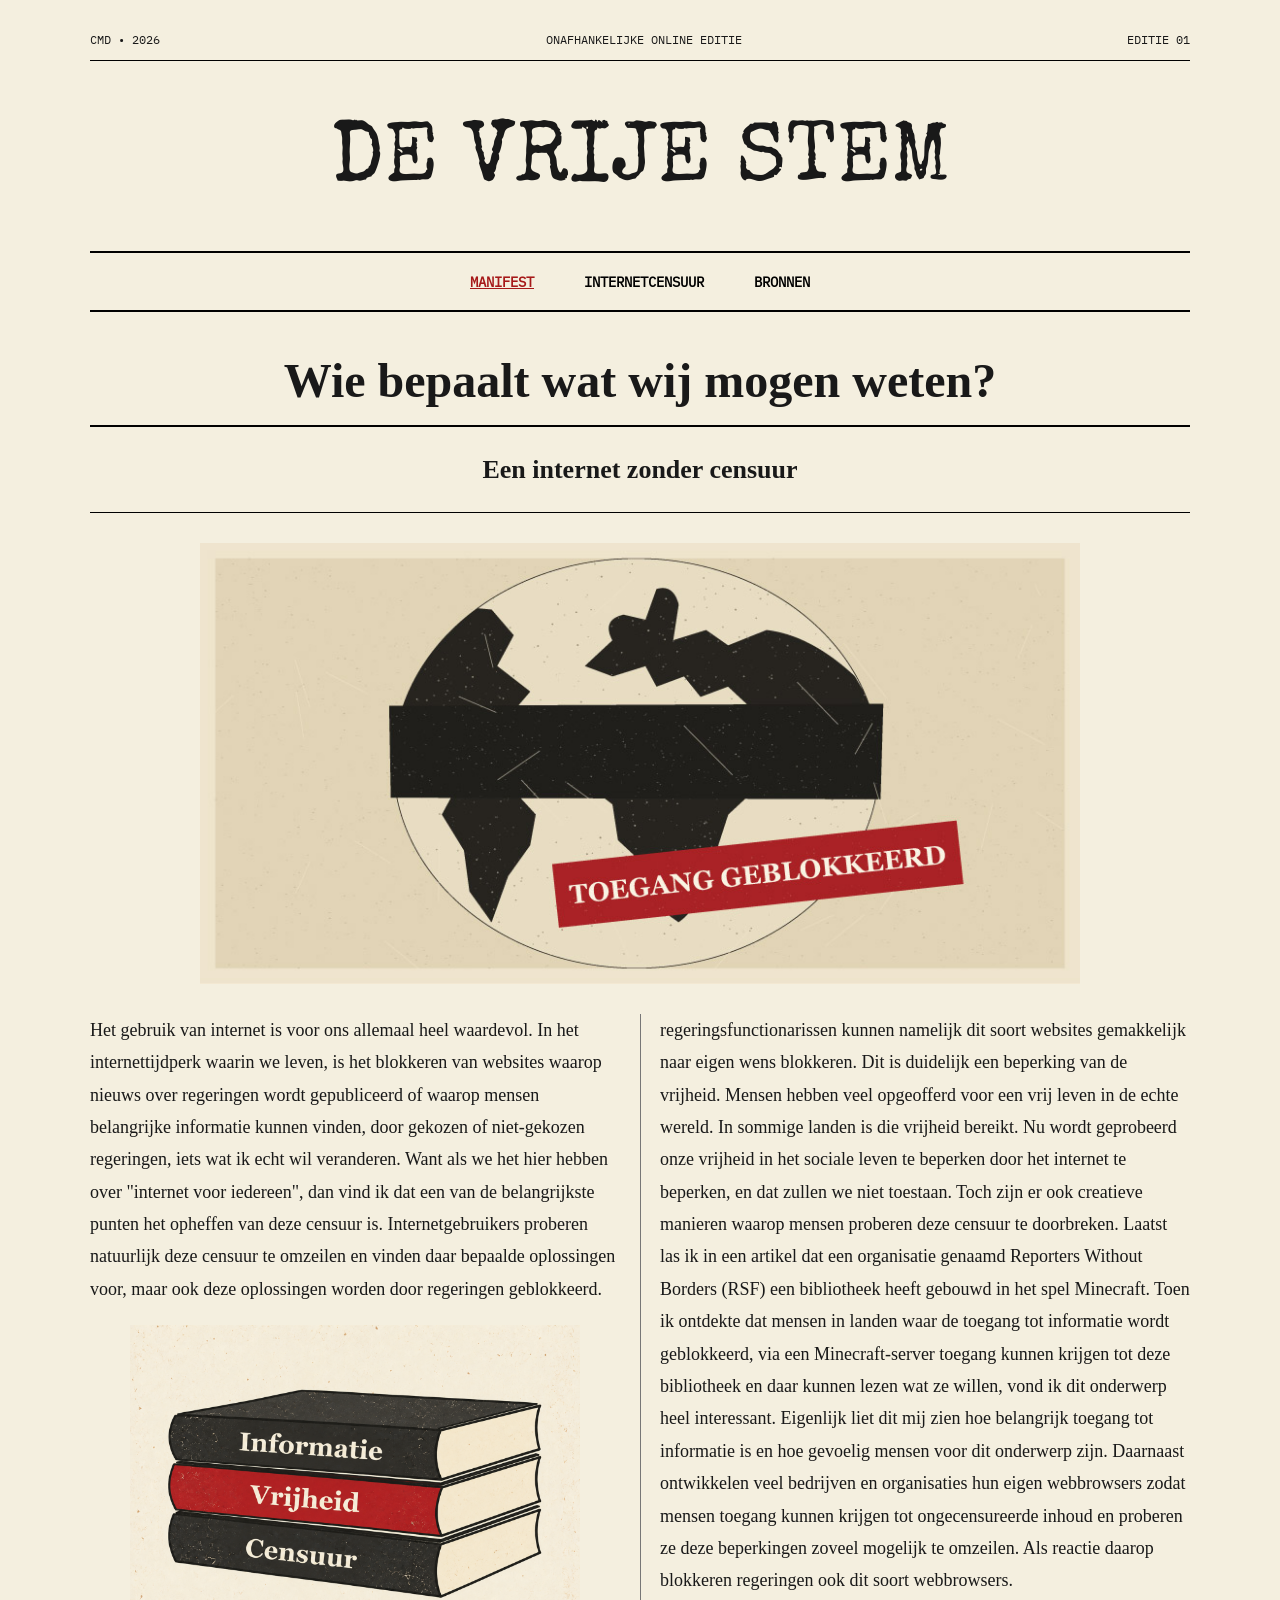
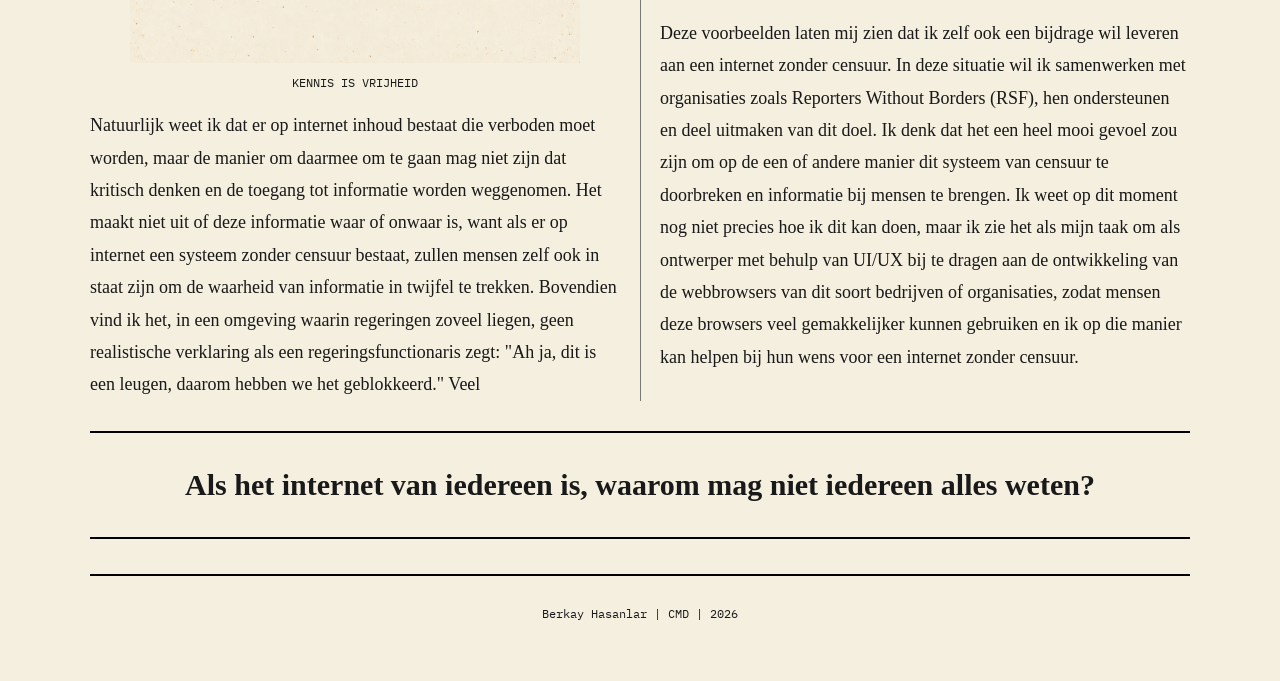
<file: index.html>
<!DOCTYPE html>
<html lang="nl">

    <head>
        <meta charset="UTF-8">
        <meta name="viewport" content="width=device-width, initial-scale=1.0">
        <title>Wie bepaalt wat wij mogen weten?</title>
        <link rel="stylesheet" href="css/style.css">
    </head>

    <body>

        <header>
            <div class="krant-info">
                <span>CMD • 2026</span>
                <span>ONAFHANKELIJKE ONLINE EDITIE</span>
                <span>EDITIE 01</span>
            </div>

            <div class="krant-naam">
                DE VRIJE STEM
            </div>

            <nav>
                <ul>
                    <li><a href="index.html" class="actief">MANIFEST</a></li>
                    <li><a href="uitleg.html">INTERNETCENSUUR</a></li>
                    <li><a href="bronnen.html">BRONNEN</a></li>
                </ul>
            </nav>
        </header>

        <main>
            <article>

                <h1>Wie bepaalt wat wij mogen weten?</h1>

                <h2>Een internet zonder censuur</h2>

                <img class="hoofdafbeelding" src="images/worldtoegang.jpg"
                alt="Illustratie van een wereldbol met een zwarte censuurbalk en de tekst Toegang geblokkeerd">

                <div class="krant-kolommen">

                <p>
                Het gebruik van internet is voor ons allemaal heel waardevol. In het internettijdperk waarin we
                        leven,
                        is het blokkeren van websites waarop nieuws over regeringen wordt gepubliceerd of waarop mensen
                        belangrijke informatie kunnen vinden, door gekozen of niet-gekozen regeringen, iets wat ik echt wil
                        veranderen. Want als we het hier hebben over "internet voor iedereen", dan vind ik dat een van de
                        belangrijkste punten het opheffen van deze censuur is. Internetgebruikers proberen natuurlijk deze
                        censuur te omzeilen en vinden daar bepaalde oplossingen voor, maar ook deze oplossingen worden door
                        regeringen geblokkeerd.
                    </p>

                    <figure class="krant-afbeelding klein">
                        <img src="images/boeken.png" alt="Boeken over informatie en vrijheid">
                        <figcaption>
                            KENNIS IS VRIJHEID
                        </figcaption>
                    </figure>

                    <p>
                        Natuurlijk weet ik dat er op internet inhoud bestaat die verboden moet worden, maar de manier om
                        daarmee
                        om te gaan mag niet zijn dat kritisch denken en de toegang tot informatie worden weggenomen. Het
                        maakt
                        niet uit of deze informatie waar of onwaar is, want als er op internet een systeem zonder censuur
                        bestaat, zullen mensen zelf ook in staat zijn om de waarheid van informatie in twijfel te trekken.
                        Bovendien vind ik het, in een omgeving waarin regeringen zoveel liegen, geen realistische verklaring
                        als
                        een regeringsfunctionaris zegt: "Ah ja, dit is een leugen, daarom hebben we het geblokkeerd." Veel
                        regeringsfunctionarissen kunnen namelijk dit soort websites gemakkelijk naar eigen wens blokkeren.
                        Dit
                        is duidelijk een beperking van de vrijheid. Mensen hebben veel opgeofferd voor een vrij leven in de
                        echte wereld. In sommige landen is die vrijheid bereikt. Nu wordt geprobeerd onze vrijheid in het
                        sociale leven te beperken door het internet te beperken, en dat zullen we niet toestaan. Toch zijn
                        er
                        ook creatieve manieren waarop mensen proberen deze censuur te doorbreken. Laatst las ik in een
                        artikel
                        dat een organisatie genaamd Reporters Without Borders (RSF) een bibliotheek heeft gebouwd in het
                        spel
                        Minecraft. Toen ik ontdekte dat mensen in landen waar de toegang tot informatie wordt geblokkeerd,
                        via
                        een Minecraft-server toegang kunnen krijgen tot deze bibliotheek en daar kunnen lezen wat ze willen,
                        vond ik dit onderwerp heel interessant. Eigenlijk liet dit mij zien hoe belangrijk toegang tot
                        informatie is en hoe gevoelig mensen voor dit onderwerp zijn. Daarnaast ontwikkelen veel bedrijven
                        en
                        organisaties hun eigen webbrowsers zodat mensen toegang kunnen krijgen tot ongecensureerde inhoud en
                        proberen ze deze beperkingen zoveel mogelijk te omzeilen. Als reactie daarop blokkeren regeringen
                        ook
                        dit soort webbrowsers.
                    </p>

                    <p>
                        Deze voorbeelden laten mij zien dat ik zelf ook een bijdrage wil leveren aan een internet zonder
                        censuur. In deze situatie wil ik samenwerken met organisaties zoals Reporters Without Borders (RSF),
                        hen
                        ondersteunen en deel uitmaken van dit doel. Ik denk dat het een heel mooi gevoel zou zijn om op de
                        een
                        of andere manier dit systeem van censuur te doorbreken en informatie bij mensen te brengen. Ik weet
                        op
                        dit moment nog niet precies hoe ik dit kan doen, maar ik zie het als mijn taak om als ontwerper met
                        behulp van UI/UX bij te dragen aan de ontwikkeling van de webbrowsers van dit soort bedrijven of
                        organisaties, zodat mensen deze browsers veel gemakkelijker kunnen gebruiken en ik op die manier kan
                        helpen bij hun wens voor een internet zonder censuur.
                    </p>
                </div>
                <p>
                    <strong class="laatste-vraag">Als het internet van iedereen is, waarom mag niet iedereen alles
                        weten?</strong>
                </p>

            </article>
        </main>

        <footer>
            <p>Berkay Hasanlar | CMD | 2026</p>
        </footer>

    </body>

</html>
</file>
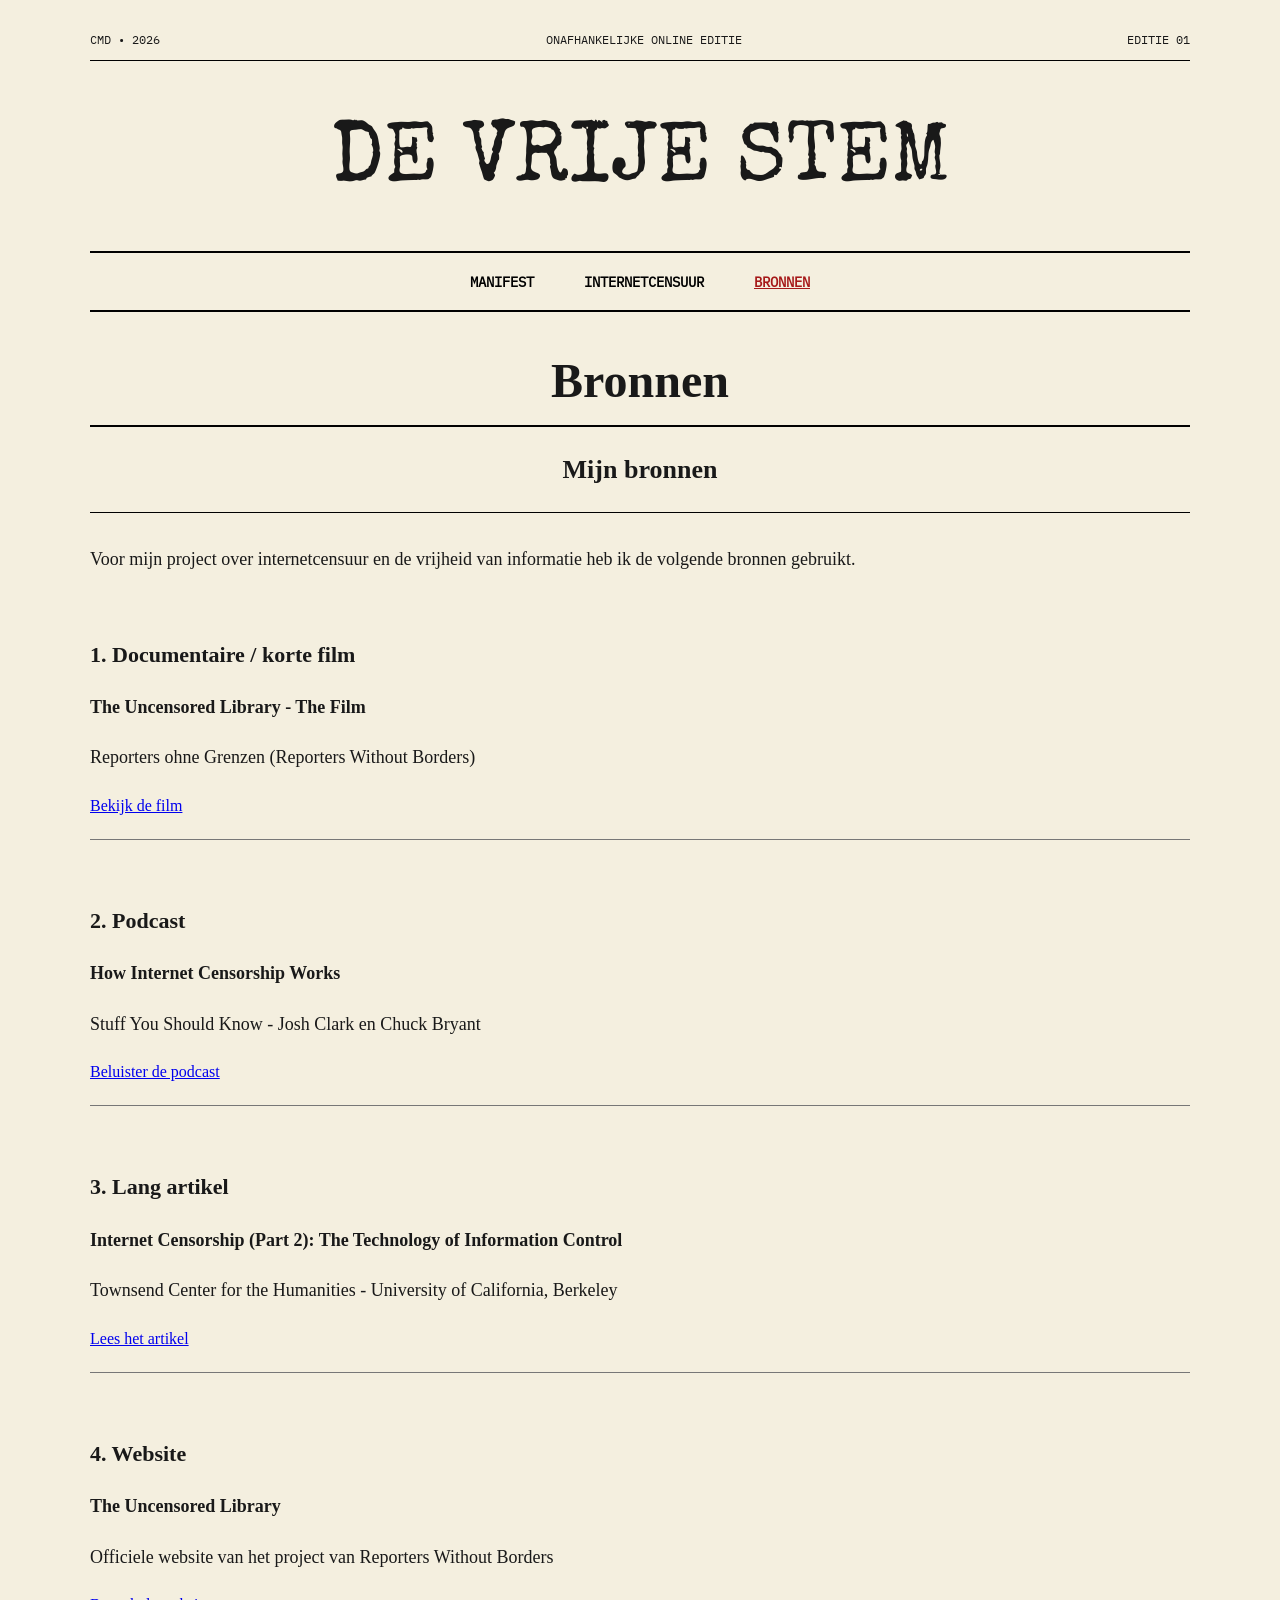
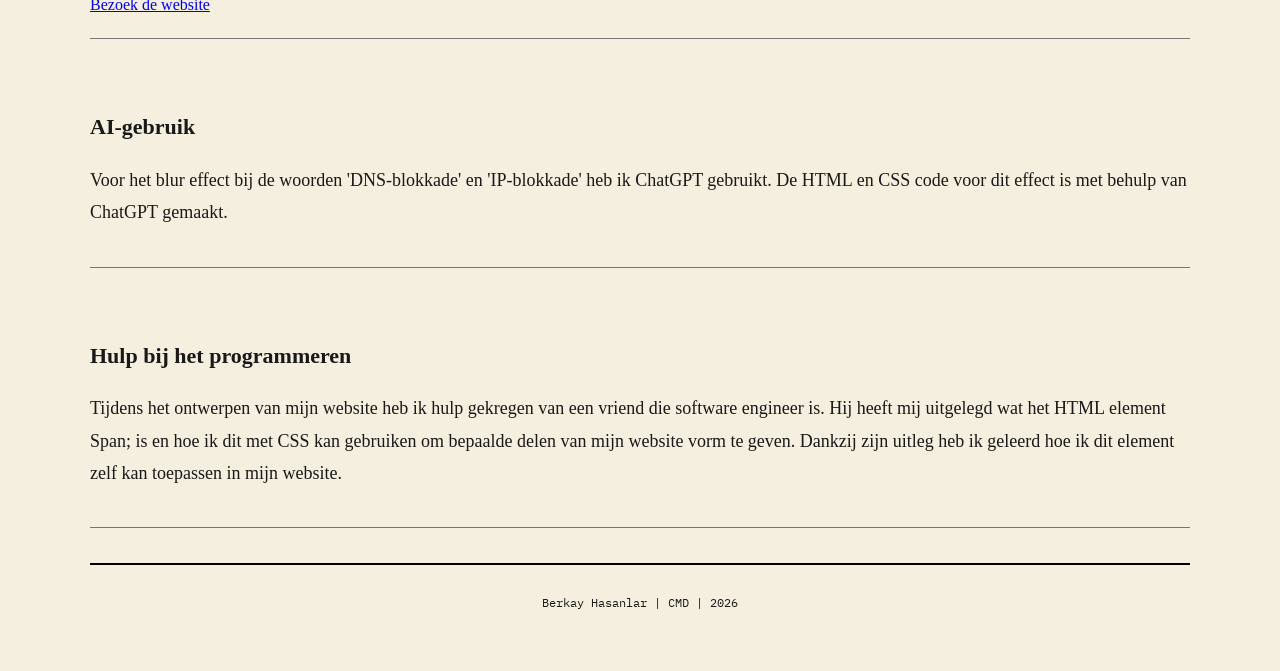
<file: bronnen.html>
<!DOCTYPE html>
<html lang="nl">

    <head>
        <meta charset="UTF-8">
        <meta name="viewport" content="width=device-width, initial-scale=1.0">
        <title>Bronnen</title>
        <link rel="stylesheet" href="css/style.css">
    </head>

    <body>

        <header>
            <div class="krant-info">
                <span>CMD • 2026</span>
                <span>ONAFHANKELIJKE ONLINE EDITIE</span>
                <span>EDITIE 01</span>
            </div>

            <div class="krant-naam">DE VRIJE STEM</div>

            <nav>
                <ul>
                    <li><a href="index.html">MANIFEST</a></li>
                    <li><a href="uitleg.html">INTERNETCENSUUR</a></li>
                    <li><a href="bronnen.html" class="actief">BRONNEN</a></li>
                </ul>
            </nav>
        </header>

        <main class="bronnen">
            <article>
                <h1>Bronnen</h1>

                <h2>Mijn bronnen</h2>

                <p>
                    Voor mijn project over internetcensuur en de vrijheid
                    van informatie heb ik de volgende bronnen gebruikt.
                </p>

                <section>
                    <h3>1. Documentaire / korte film</h3>

                    <p>
                        <strong>The Uncensored Library - The Film</strong>
                    </p>

                    <p>
                        Reporters ohne Grenzen (Reporters Without Borders)
                    </p>

                    <a href="https://www.youtube.com/watch?v=EBI7-pL52GY" target="_blank" rel="noopener noreferrer">
                        Bekijk de film
                    </a>
                </section>

                <section>
                    <h3>2. Podcast</h3>

                    <p>
                        <strong>How Internet Censorship Works</strong>
                    </p>

                    <p>
                        Stuff You Should Know - Josh Clark en Chuck Bryant
                    </p>

                    <a href="https://www.iheart.com/podcast/1119-stuff-you-should-know-26940277/now-playing" target="_blank"
                    rel="noopener noreferrer">
                    Beluister de podcast
                </a>
                </section>

                    <section>
                    <h3>3. Lang artikel</h3>

                    <p>
                    <strong>
                            Internet Censorship (Part 2):
                            The Technology of Information Control
                        </strong>
                    </p>

                    <p>
                        Townsend Center for the Humanities -
                        University of California, Berkeley
                    </p>

                    <a href="https://townsendcenter.berkeley.edu/blog/internet-censorship-part-2-technology-information-control"
                    target="_blank" rel="noopener noreferrer">
                    Lees het artikel
                </a>
                </section>

                    <section>
                    <h3>4. Website</h3>

                    <p>
                        <strong>The Uncensored Library</strong>
                    </p>

                    <p>
                        Officiele website van het project van
                        Reporters Without Borders
                    </p>

                    <a href="https://www.uncensoredlibrary.com/en" target="_blank" rel="noopener noreferrer">
                        Bezoek de website
                    </a>
                </section>

                <section>
                    <h4>AI-gebruik</h4>

                    <p>
                        Voor het blur effect bij de woorden
                        'DNS-blokkade' en 'IP-blokkade'
                        heb ik ChatGPT gebruikt.
                        De HTML en CSS code voor dit effect
                        is met behulp van ChatGPT gemaakt.
                    </p>
                </section>

                <section>
                    <h4>Hulp bij het programmeren</h4>

                    <p>
                        Tijdens het ontwerpen van mijn website heb ik
                        hulp gekregen van een vriend die software engineer is.
                        Hij heeft mij uitgelegd wat het HTML element
                        Span; is en hoe ik dit met CSS kan gebruiken
                        om bepaalde delen van mijn website vorm te geven.
                        Dankzij zijn uitleg heb ik geleerd hoe ik dit
                        element zelf kan toepassen in mijn website.
                    </p>
                </section>

            </article>
        </main>

        <footer>
            <p>Berkay Hasanlar | CMD | 2026</p>
        </footer>

    </body>

</html>
</file>
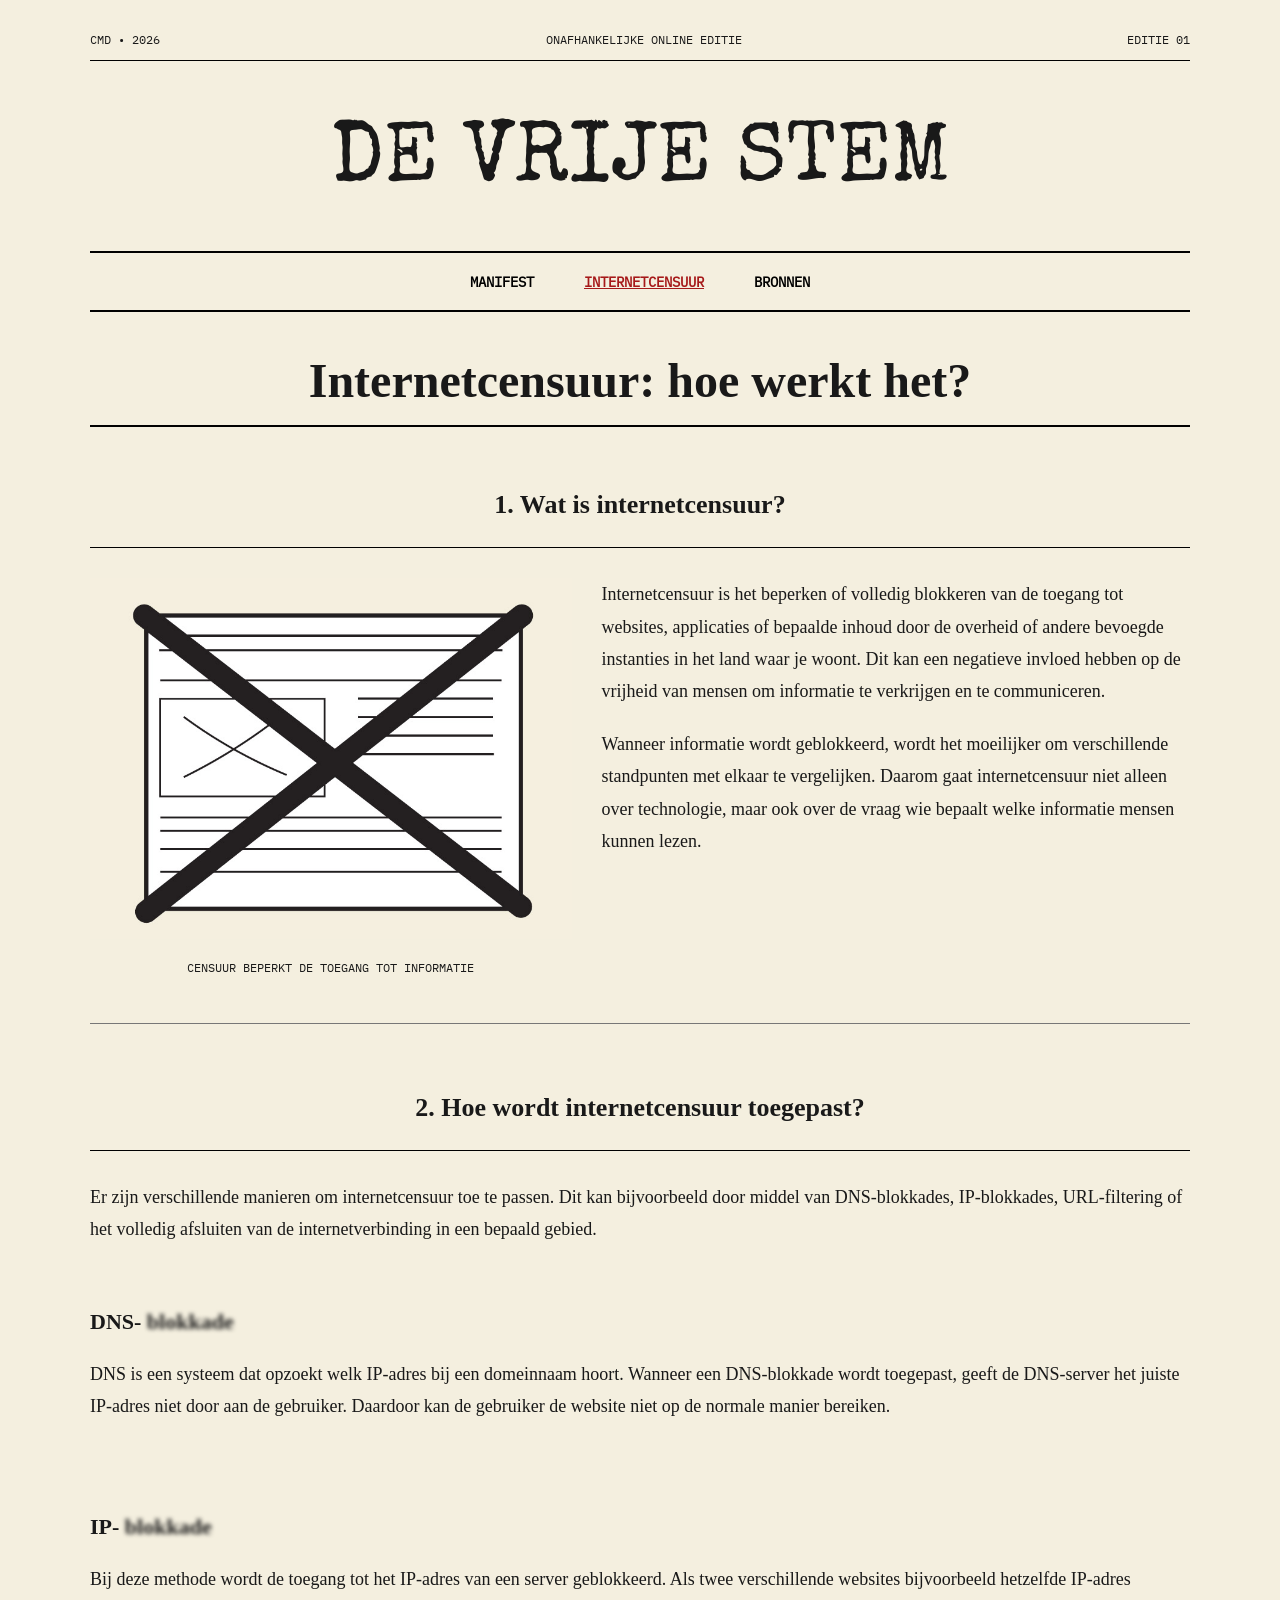
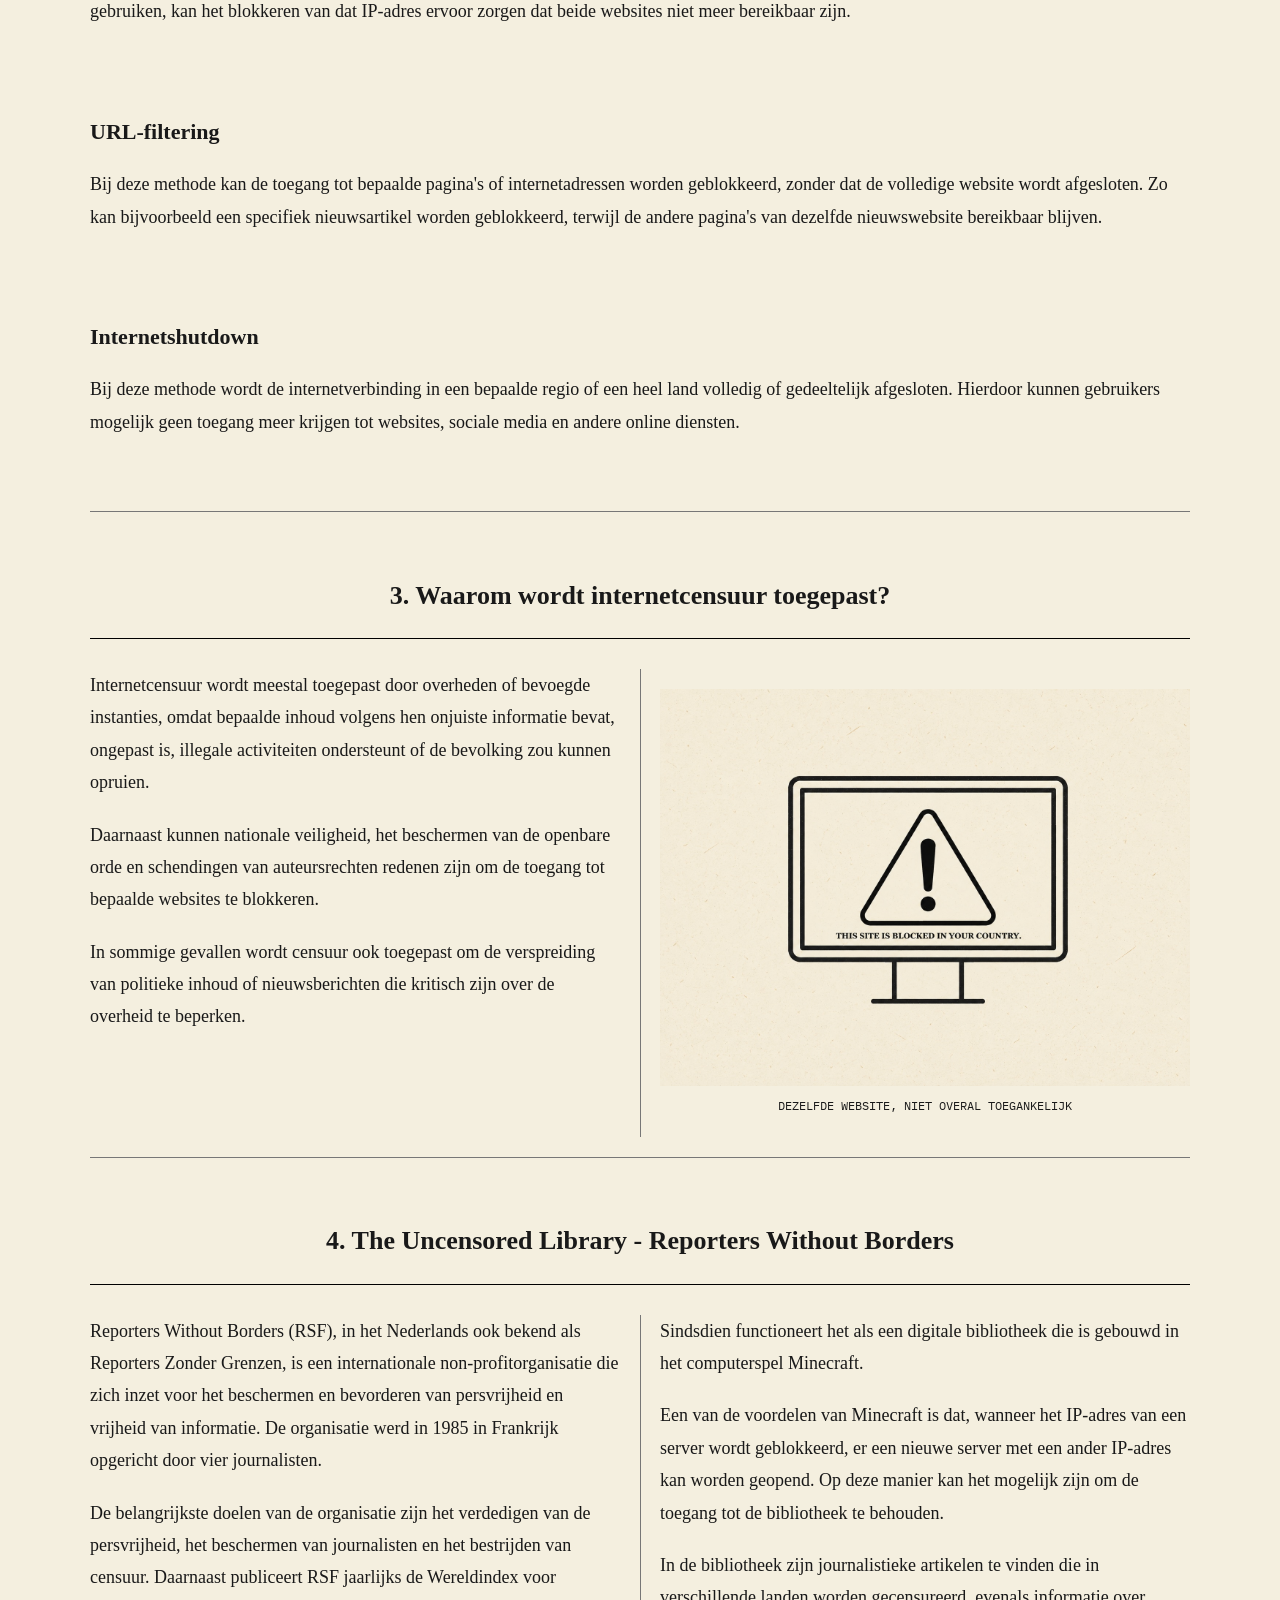
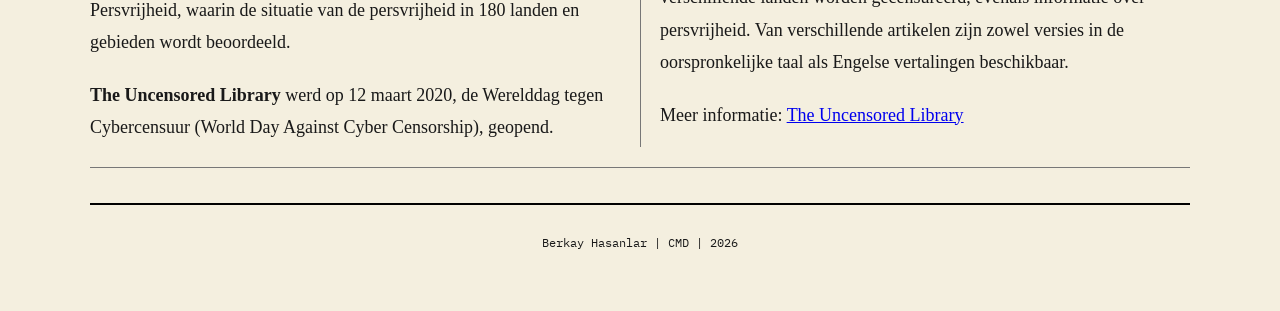
<file: uitleg.html>
<!DOCTYPE html>
<html lang="nl">

    <head>
        <meta charset="UTF-8">
        <meta name="viewport" content="width=device-width, initial-scale=1.0">
        <title>Internetcensuur: hoe werkt het?</title>
        <link rel="stylesheet" href="css/style.css">
    </head>

    <body>

        <header>
            <div class="krant-info">
                <span>CMD • 2026</span>
                <span>ONAFHANKELIJKE ONLINE EDITIE</span>
                <span>EDITIE 01</span>
            </div>

            <div class="krant-naam">DE VRIJE STEM</div>

            <nav>
                <ul>
                    <li><a href="index.html">MANIFEST</a></li>
                    <li><a href="uitleg.html" class="actief">INTERNETCENSUUR</a></li>
                    <li><a href="bronnen.html">BRONNEN</a></li>
                </ul>
            </nav>
        </header>

        <main>
            <article>
                <h1>Internetcensuur: hoe werkt het?</h1>

                <section class="krant-artikel">
                    <h2>1. Wat is internetcensuur?</h2>

                    <div class="krant-indeling uitleg-intro">
                        <figure class="krant-afbeelding">
                            <img src="images/krant.jpg" alt="Een krant met een groot zwart kruis als symbool van censuur">
                            <figcaption>CENSUUR BEPERKT DE TOEGANG TOT INFORMATIE</figcaption>
                        </figure>

                        <div class="krant-tekst">
                            <p>
                                Internetcensuur is het beperken of volledig
                                blokkeren van de toegang tot websites,
                                applicaties of bepaalde inhoud door de overheid
                                of andere bevoegde instanties in het land waar
                                je woont. Dit kan een negatieve invloed hebben
                                op de vrijheid van mensen om informatie te
                                verkrijgen en te communiceren.
                            </p>
                            <p>
                                Wanneer informatie wordt geblokkeerd, wordt het moeilijker
                                om verschillende standpunten met elkaar te vergelijken.
                                Daarom gaat internetcensuur niet alleen over technologie,
                                maar ook over de vraag wie bepaalt welke informatie
                                mensen kunnen lezen.
                            </p>
                        </div>

                    </div>
                </section>

                <section class="krant-artikel">
                    <h2>2. Hoe wordt internetcensuur toegepast?</h2>

                    <p>
                        Er zijn verschillende manieren om internetcensuur
                        toe te passen. Dit kan bijvoorbeeld door middel
                        van DNS-blokkades, IP-blokkades, URL-filtering
                        of het volledig afsluiten van de internetverbinding
                        in een bepaald gebied.
                    </p>

                    <section class="krant-onderdeel">

                        <h3>
                            DNS-<input type="checkbox" id="dns" class="blur-checkbox">
                            <label for="dns" class="blur-tekst">blokkade</label>
                        </h3>

                        <p>
                            DNS is een systeem dat opzoekt welk IP-adres
                            bij een domeinnaam hoort. Wanneer een DNS-blokkade
                            wordt toegepast, geeft de DNS-server het juiste
                            IP-adres niet door aan de gebruiker. Daardoor
                            kan de gebruiker de website niet op de normale
                            manier bereiken.
                        </p>
                    </section>

                    <section class="krant-onderdeel">
                        <h3>
                            IP-<input type="checkbox" id="ip" class="blur-checkbox">
                            <label for="ip" class="blur-tekst">blokkade</label>
                        </h3>

                        <p>
                            Bij deze methode wordt de toegang tot het
                            IP-adres van een server geblokkeerd.
                            Als twee verschillende websites bijvoorbeeld
                            hetzelfde IP-adres gebruiken, kan het blokkeren
                            van dat IP-adres ervoor zorgen dat beide websites
                            niet meer bereikbaar zijn.
                        </p>
                    </section>
                    <section class="krant-onderdeel">
                        <h3>URL-filtering</h3>

                        <p>
                            Bij deze methode kan de toegang tot bepaalde
                            pagina's of internetadressen worden geblokkeerd,
                            zonder dat de volledige website wordt afgesloten.
                            Zo kan bijvoorbeeld een specifiek nieuwsartikel
                            worden geblokkeerd, terwijl de andere pagina's
                            van dezelfde nieuwswebsite bereikbaar blijven.
                        </p>
                    </section>

                    <section class="krant-onderdeel">
                        <h3>Internetshutdown</h3>

                        <p>
                            Bij deze methode wordt de internetverbinding
                            in een bepaalde regio of een heel land volledig
                            of gedeeltelijk afgesloten. Hierdoor kunnen
                            gebruikers mogelijk geen toegang meer krijgen
                            tot websites, sociale media en andere online
                            diensten.
                        </p>
                    </section>
                </section>

                <section class="krant-artikel">
                    <h2>3. Waarom wordt internetcensuur toegepast?</h2>

                    <div class="krant-kolommen">
                        <p>
                            Internetcensuur wordt meestal toegepast door
                            overheden of bevoegde instanties, omdat bepaalde
                            inhoud volgens hen onjuiste informatie bevat,
                            ongepast is, illegale activiteiten ondersteunt
                            of de bevolking zou kunnen opruien.
                        </p>

                        <p>
                            Daarnaast kunnen nationale veiligheid,
                            het beschermen van de openbare orde en
                            schendingen van auteursrechten redenen zijn
                            om de toegang tot bepaalde websites te blokkeren.
                        </p>

                        <p>
                            In sommige gevallen wordt censuur ook toegepast
                            om de verspreiding van politieke inhoud of
                            nieuwsberichten die kritisch zijn over de
                            overheid te beperken.
                        </p>

                        <figure class="krant-afbeelding censuur-beeld">
                            <img src="images/computer.jpg"
                            alt="Computerscherm met een waarschuwing dat deze website in jouw land is geblokkeerd">
                            <figcaption>DEZELFDE WEBSITE, NIET OVERAL TOEGANKELIJK</figcaption>
                        </figure>
                    </div>
                </section>
                <section class="krant-artikel">
                    <h2>
                        4. The Uncensored Library -
                        Reporters Without Borders
                    </h2>

                    <div class="krant-kolommen">
                        <p>
                            Reporters Without Borders (RSF), in het Nederlands
                            ook bekend als Reporters Zonder Grenzen, is een
                            internationale non-profitorganisatie die zich
                            inzet voor het beschermen en bevorderen van
                            persvrijheid en vrijheid van informatie.
                            De organisatie werd in 1985 in Frankrijk
                            opgericht door vier journalisten.
                        </p>

                        <p>
                            De belangrijkste doelen van de organisatie zijn
                            het verdedigen van de persvrijheid, het beschermen
                            van journalisten en het bestrijden van censuur.
                            Daarnaast publiceert RSF jaarlijks de Wereldindex
                            voor Persvrijheid, waarin de situatie van de
                            persvrijheid in 180 landen en gebieden wordt
                            beoordeeld.
                        </p>

                        <p>
                            <strong>The Uncensored Library</strong> werd op
                            12 maart 2020, de Werelddag tegen Cybercensuur
                            (World Day Against Cyber Censorship), geopend.
                            Sindsdien functioneert het als een digitale
                            bibliotheek die is gebouwd in het computerspel
                            Minecraft.
                        </p>

                        <p>
                            Een van de voordelen van Minecraft is dat,
                            wanneer het IP-adres van een server wordt
                            geblokkeerd, er een nieuwe server met een
                            ander IP-adres kan worden geopend. Op deze
                            manier kan het mogelijk zijn om de toegang
                            tot de bibliotheek te behouden.
                        </p>

                        <p>
                            In de bibliotheek zijn journalistieke artikelen
                            te vinden die in verschillende landen worden
                            gecensureerd, evenals informatie over persvrijheid.
                            Van verschillende artikelen zijn zowel versies
                            in de oorspronkelijke taal als Engelse
                            vertalingen beschikbaar.
                        </p>

                        <p>
                            Meer informatie:
                            <a href="https://www.uncensoredlibrary.com/en" target="_blank" rel="noopener noreferrer">
                                The Uncensored Library
                            </a>
                        </p>
                    </div>
                </section>

            </article>
        </main>

        <footer>
            <p>Berkay Hasanlar | CMD | 2026</p>
        </footer>

    </body>

</html>
</file>
<file: css/style.css>
/* Lettertypes */

@font-face {
    font-family: 'Special Elite';
    src: url('../fonts/SpecialElite-Regular.ttf');
}

@font-face {
    font-family: 'IBM Plex Mono';
    src: url('../fonts/IBMPlexMono-Regular.ttf');
}



/* Algemene pagina en tekst */

body {
    background-color: #f4efdf;
    color: #191919;
    font-family: Georgia, 'Times New Roman', serif;
    line-height: 1.7;
    max-width: 1100px;
    margin: 0 auto;
    padding: 30px;
}

h1 {
    font-family: Georgia, 'Times New Roman', serif;
    font-size: 48px;
    text-align: center;
    line-height: 1.2;
}

p {
    font-size: 18px;
    line-height: 1.8;
}

article h1 {
    border-bottom: 2px solid black;
    padding-bottom: 15px;
    margin-bottom: 15px;
}

article h2 {
    font-family: Georgia, 'Times New Roman', serif;
    font-size: 26px;
    text-align: center;
    border-bottom: 1px solid black;
    padding-bottom: 20px;
    margin-bottom: 30px;
}

figcaption {
    font-family: 'IBM Plex Mono', monospace;
    font-size: 12px;
    text-align: center;
    margin-top: 10px;
}



/* Krantkop en navigatie */

.krant-info {
    font-family: 'IBM Plex Mono', monospace;
    display: flex;
    justify-content: space-between;
    font-size: 12px;
    border-bottom: 1px solid black;
    padding-bottom: 10px;
}

.krant-naam {
    font-family: 'Special Elite', cursive;
    font-size: 85px;
    text-align: center;
    margin: 30px 0 15px;
}

nav {
    border-top: 2px solid black;
    border-bottom: 2px solid black;
    padding: 15px 0;
}

nav ul {
    display: flex;
    justify-content: center;
    gap: 50px;
    list-style: none;
    padding: 0;
    margin: 0;
}

nav a {
    font-family: 'IBM Plex Mono', monospace;
    color: black;
    text-decoration: none;
    font-weight: bold;
    font-size: 14px;
}

nav a:hover {
    color: #a61919;
    text-decoration: underline;
}

nav a.actief {
    color: #a61919;
    text-decoration: underline;
}



/* Voettekst */

footer {
    font-family: 'IBM Plex Mono', monospace;
    border-top: 2px solid black;
    text-align: center;
    padding: 15px 0;
    margin-top: 35px;
}

footer p {
    font-size: 12px;
}



/* Artikelen en kolommen */

.krant-kolommen {
    column-count: 2;
    column-gap: 40px;
    column-rule: 1px solid #777;
    text-align: left;
}

.krant-kolommen p {
    margin-top: 0;
    margin-bottom: 20px;
}

.krant-artikel {
    border-bottom: 1px solid #777;
    padding: 20px 0;
    margin-bottom: 20px;
}

.krant-artikel h3 {
    font-family: Georgia, 'Times New Roman', serif;
    font-size: 22px;
    margin-bottom: 15px;
}

.krant-onderdeel {
    margin: 25px 0;
    padding: 10px 0;
}

.krant-indeling {
    display: flex;
    align-items: flex-start;
    gap: 30px;
    margin: 25px 0;
}

.krant-indeling .krant-afbeelding {
    width: 55%;
    margin: 0;
}

.krant-indeling .krant-tekst {
    width: 45%;
}

.uitleg-intro .krant-afbeelding {
    width: 45%;
}

.uitleg-intro .krant-tekst {
    width: 55%;
}

.uitleg-intro p {
    margin-top: 0;
    margin-bottom: 20px;
}



/* Afbeeldingen */

.hoofdafbeelding {
    display: block;
    width: 100%;
    max-width: 880px;
    height: auto;
    margin: 30px auto;
}

img[src="images/boeken.png"] {
    display: block;
    width: 100%;
    height: auto;
}


img[src="images/krant.jpg"] {
    width: 60%;
    height: auto;
    object-fit: contain;
    margin: 0 auto;
}

img[src="images/computer.jpg"] {
    width: 60%;
    height: auto;
    object-fit: contain;
    margin: 0 auto;
}

.krant-indeling img[src="images/krant.jpg"] {
    width: 100%;
    height: auto;
    margin: 0;
}

.censuur-beeld {
    margin: 20px 0;
    display: inline-block;
    width: 100%;
}

.censuur-beeld img {
    display: block;
    width: 100%;
    height: auto;
}



/* Bronnen en afsluitende vraag */

.bronnen section {
    border-bottom: 1px solid #777;
    padding: 20px 0;
    margin-bottom: 20px;
}

.bronnen h3, .bronnen h4 {
    font-family: Georgia, 'Times New Roman', serif;
    font-size: 22px;
    margin-bottom: 15px;
}

.laatste-vraag {
    display: block;
    font-family: Georgia, 'Times New Roman', serif;
    font-size: 30px;
    text-align: center;
    border-top: 2px solid black;
    border-bottom: 2px solid black;
    padding: 25px;
    margin-top: 30px;
}



/* Blur-interactie bij DNS en IP */

.blur-checkbox {
    position: absolute;
    opacity: 0;
}

.blur-tekst {
    display: inline-block;
    filter: blur(2px);
    cursor: pointer;
    transition: filter 0.3s;
}

.blur-checkbox:checked + .blur-tekst {
    filter: blur(0);
}
</file>
